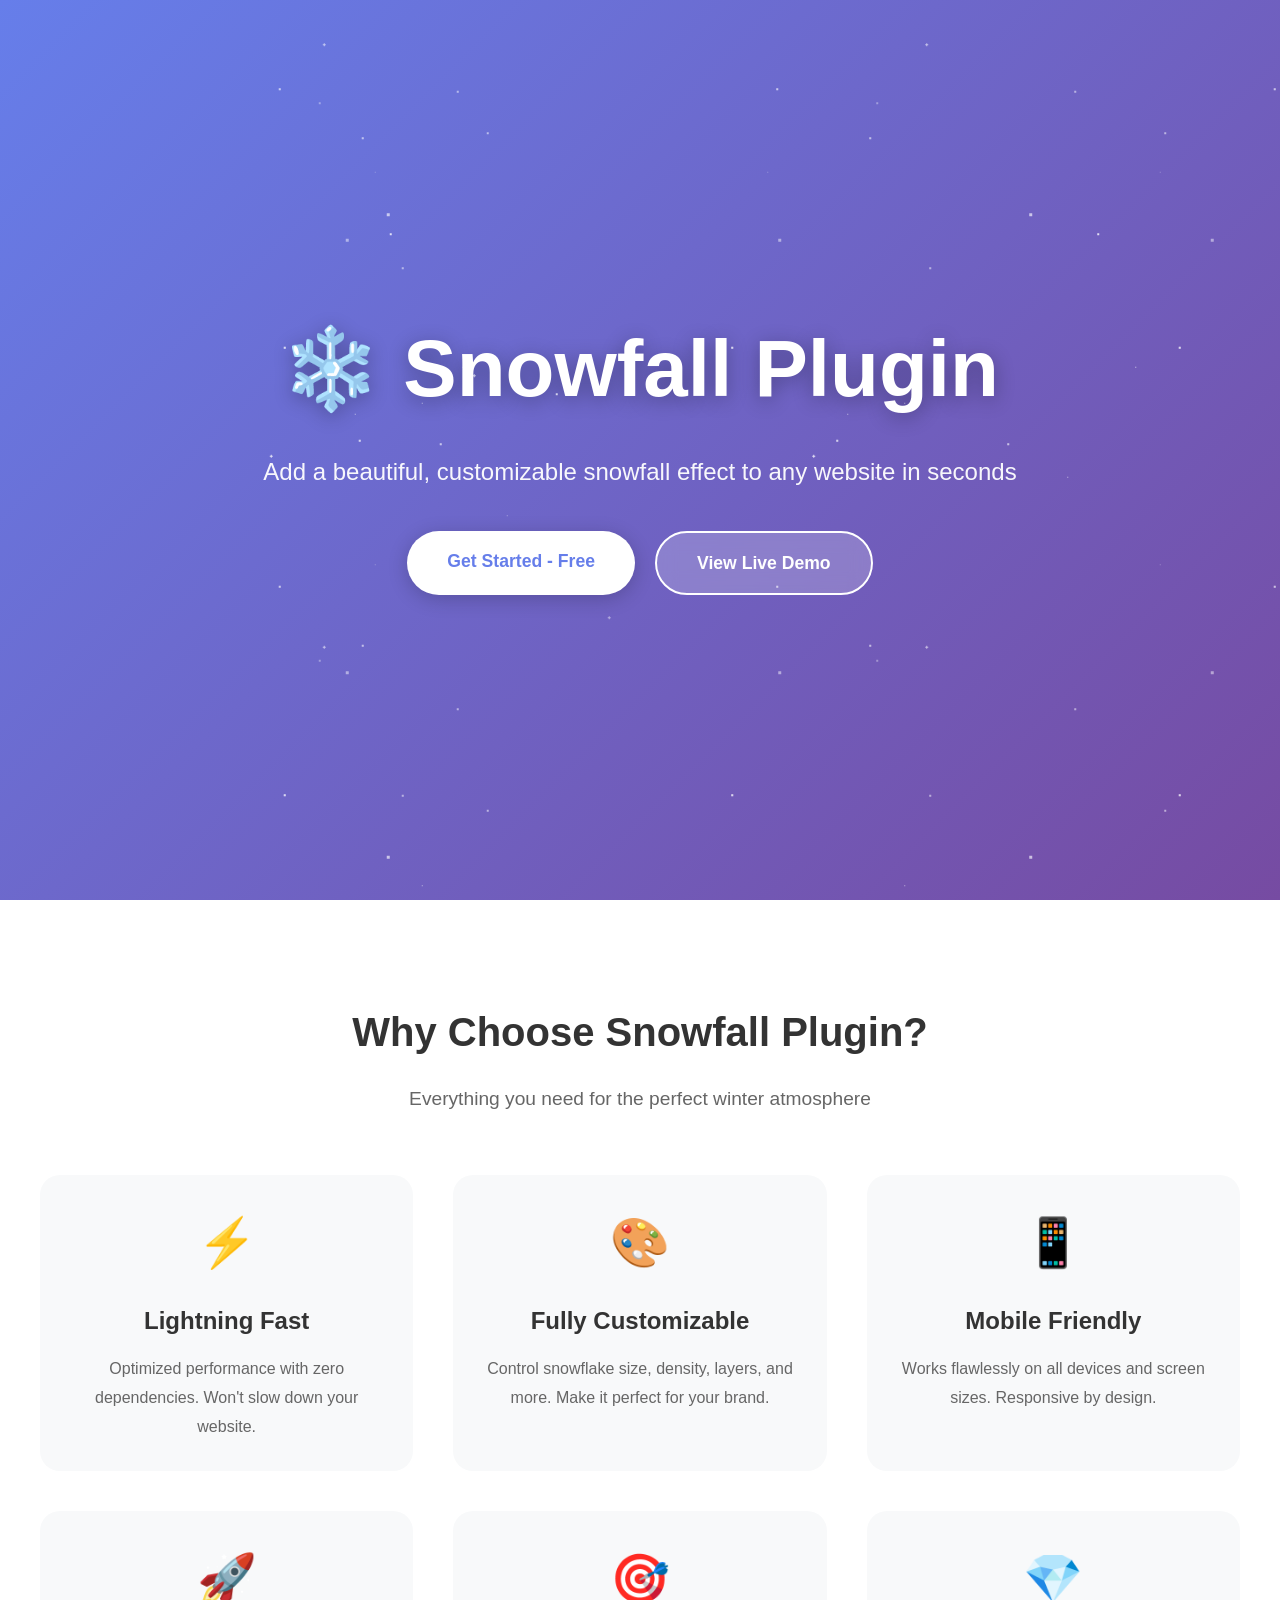
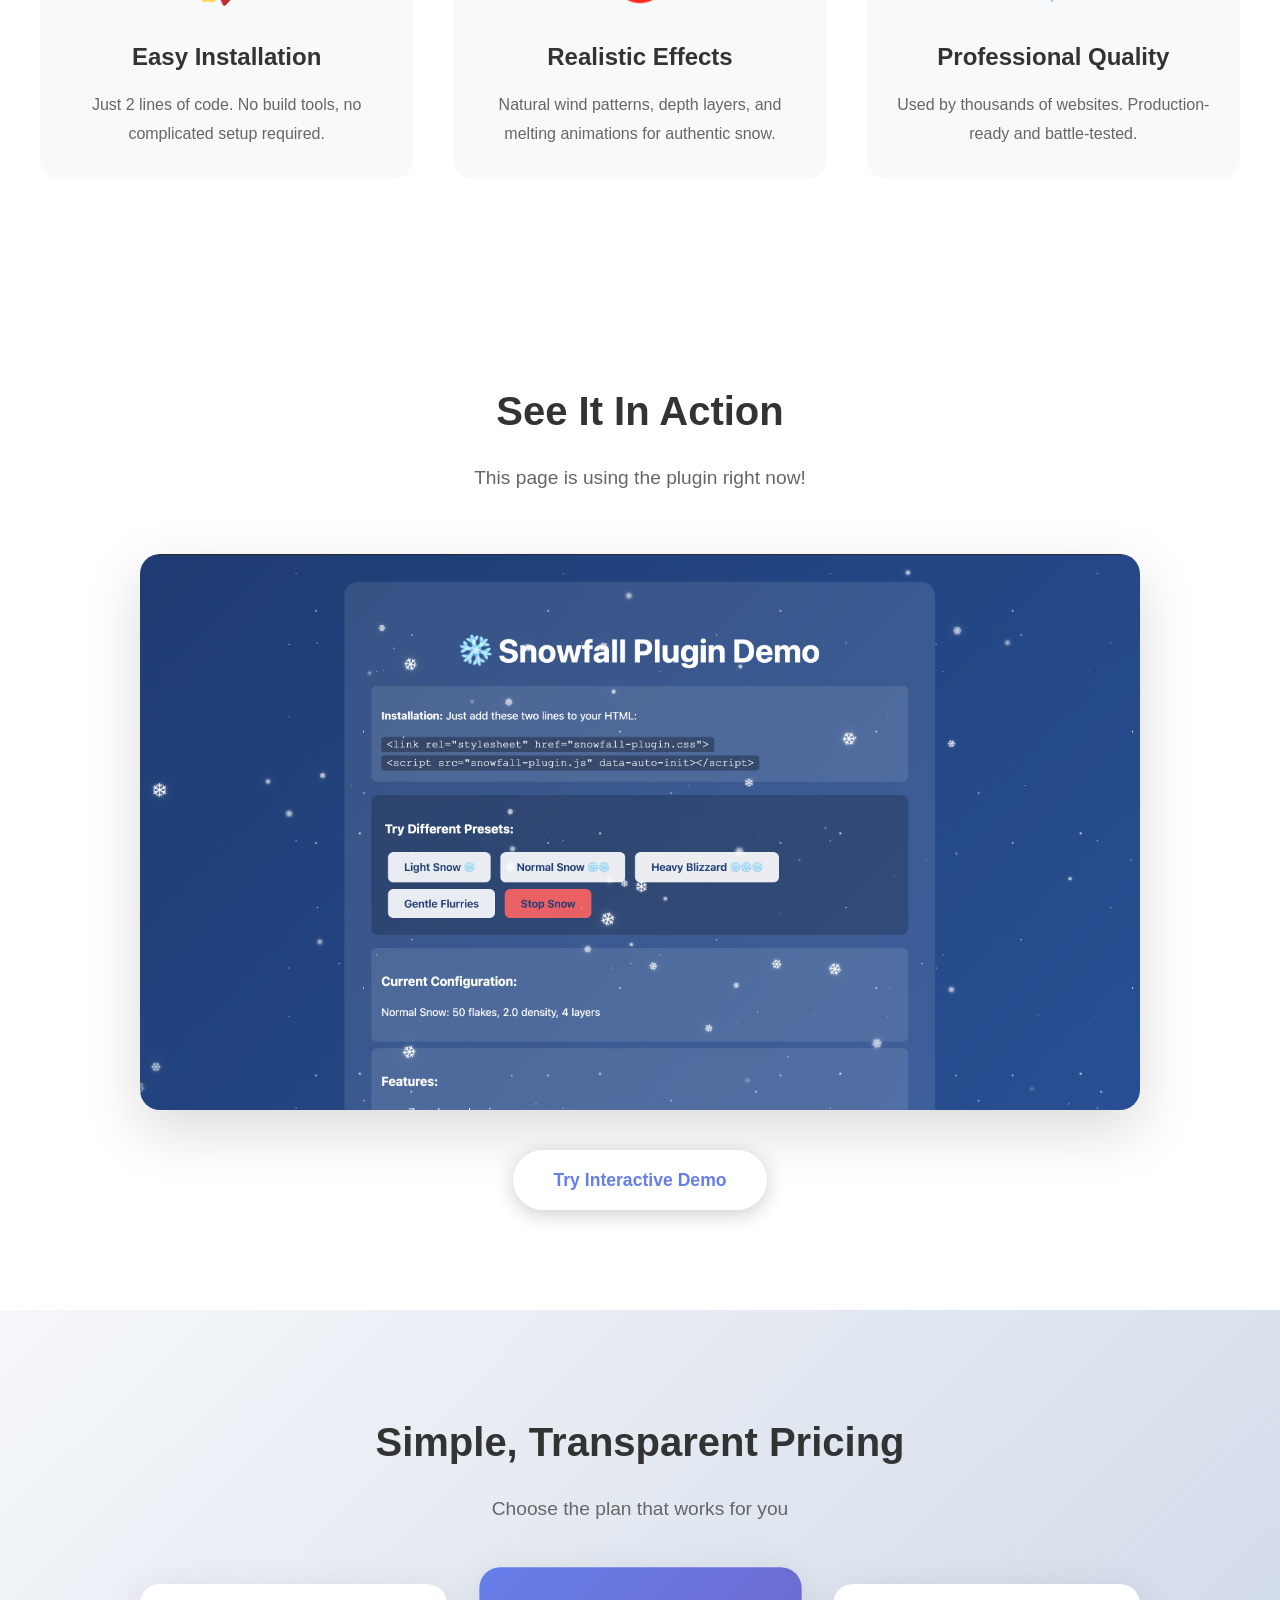
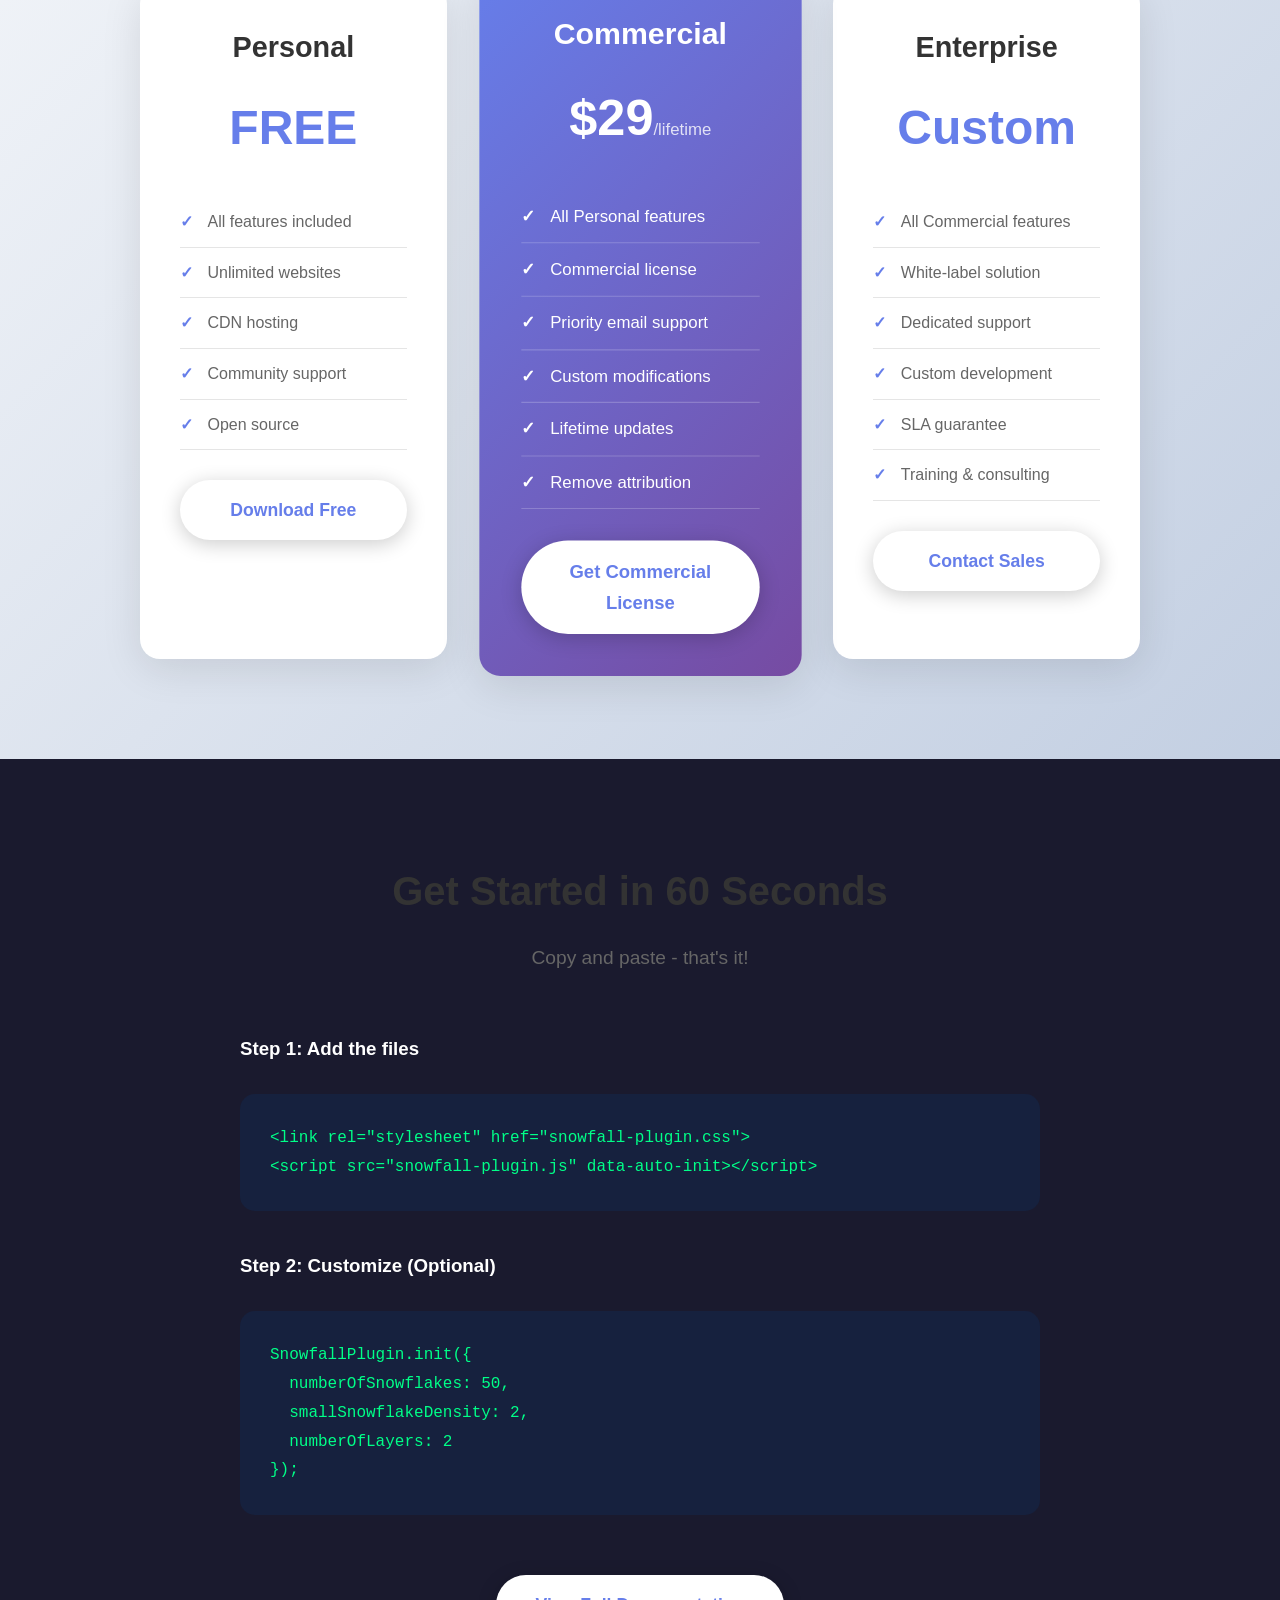
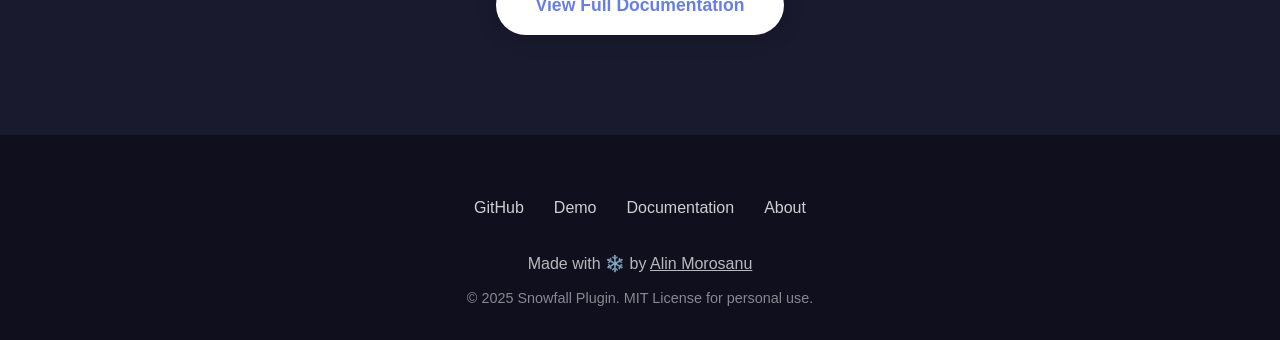
<file: landing_page/index.html>
<!DOCTYPE html>
<html lang="en">
<head>
    <meta charset="UTF-8">
    <meta name="viewport" content="width=device-width, initial-scale=1.0">
    <title>Snowfall Plugin - Beautiful Snow Effect for Any Website</title>
    
    <!-- SEO Meta Tags -->
    <meta name="description" content="Add a stunning, customizable snowfall effect to your website. Lightweight, easy to install, and perfect for the holiday season.">
    <meta name="keywords" content="snowfall plugin, snow effect, website snow, holiday website effect, christmas website, javascript snow">
    
    <!-- Open Graph -->
    <meta property="og:title" content="Snowfall Plugin - Beautiful Snow Effect">
    <meta property="og:description" content="Lightweight snowfall effect plugin for any website">
    <meta property="og:image" content="https://morosanu.co.uk/apps/snowfall/demo-preview.png">
    <meta property="og:url" content="https://morosanu.co.uk/apps/snowfall/">
    
    <!-- Snowfall Plugin -->
    <link rel="stylesheet" href="../snowfall-plugin.css">
    
    <style>
        * {
            margin: 0;
            padding: 0;
            box-sizing: border-box;
        }
        
        body {
            font-family: -apple-system, BlinkMacSystemFont, 'Segoe UI', Roboto, 'Helvetica Neue', Arial, sans-serif;
            line-height: 1.6;
            color: #333;
            overflow-x: hidden;
        }
        
        /* Hero Section */
        .hero {
            min-height: 100vh;
            background: linear-gradient(135deg, #667eea 0%, #764ba2 100%);
            color: white;
            display: flex;
            align-items: center;
            justify-content: center;
            text-align: center;
            padding: 40px 20px;
            position: relative;
        }
        
        .hero-content {
            max-width: 900px;
            z-index: 10;
            position: relative;
        }
        
        .hero h1 {
            font-size: clamp(2.5rem, 8vw, 5rem);
            font-weight: 800;
            margin-bottom: 20px;
            text-shadow: 0 4px 20px rgba(0,0,0,0.3);
        }
        
        .hero p {
            font-size: clamp(1.1rem, 3vw, 1.5rem);
            margin-bottom: 40px;
            opacity: 0.95;
        }
        
        .cta-buttons {
            display: flex;
            gap: 20px;
            justify-content: center;
            flex-wrap: wrap;
        }
        
        .btn {
            padding: 16px 40px;
            font-size: 1.1rem;
            border: none;
            border-radius: 50px;
            cursor: pointer;
            font-weight: 600;
            text-decoration: none;
            display: inline-block;
            transition: all 0.3s ease;
        }
        
        .btn-primary {
            background: white;
            color: #667eea;
            box-shadow: 0 4px 20px rgba(0,0,0,0.2);
        }
        
        .btn-primary:hover {
            transform: translateY(-3px);
            box-shadow: 0 6px 30px rgba(0,0,0,0.3);
        }
        
        .btn-secondary {
            background: rgba(255,255,255,0.2);
            color: white;
            border: 2px solid white;
            backdrop-filter: blur(10px);
        }
        
        .btn-secondary:hover {
            background: rgba(255,255,255,0.3);
            transform: translateY(-3px);
        }
        
        /* Features Section */
        .features {
            padding: 100px 20px;
            background: white;
        }
        
        .container {
            max-width: 1200px;
            margin: 0 auto;
        }
        
        .section-title {
            text-align: center;
            font-size: 2.5rem;
            margin-bottom: 20px;
            color: #333;
        }
        
        .section-subtitle {
            text-align: center;
            font-size: 1.2rem;
            color: #666;
            margin-bottom: 60px;
        }
        
        .features-grid {
            display: grid;
            grid-template-columns: repeat(auto-fit, minmax(280px, 1fr));
            gap: 40px;
            margin-top: 60px;
        }
        
        .feature-card {
            text-align: center;
            padding: 30px;
            border-radius: 20px;
            background: #f8f9fa;
            transition: transform 0.3s ease;
        }
        
        .feature-card:hover {
            transform: translateY(-10px);
        }
        
        .feature-icon {
            font-size: 3rem;
            margin-bottom: 20px;
        }
        
        .feature-card h3 {
            font-size: 1.5rem;
            margin-bottom: 15px;
            color: #333;
        }
        
        .feature-card p {
            color: #666;
            line-height: 1.8;
        }
        
        /* Pricing Section */
        .pricing {
            padding: 100px 20px;
            background: linear-gradient(135deg, #f5f7fa 0%, #c3cfe2 100%);
        }
        
        .pricing-cards {
            display: grid;
            grid-template-columns: repeat(auto-fit, minmax(300px, 1fr));
            gap: 40px;
            max-width: 1000px;
            margin: 60px auto 0;
        }
        
        .pricing-card {
            background: white;
            border-radius: 20px;
            padding: 40px;
            text-align: center;
            box-shadow: 0 10px 40px rgba(0,0,0,0.1);
            transition: transform 0.3s ease;
        }
        
        .pricing-card:hover {
            transform: translateY(-10px);
            box-shadow: 0 15px 50px rgba(0,0,0,0.15);
        }
        
        .pricing-card.featured {
            background: linear-gradient(135deg, #667eea 0%, #764ba2 100%);
            color: white;
            transform: scale(1.05);
        }
        
        .pricing-card.featured h3,
        .pricing-card.featured .price,
        .pricing-card.featured li {
            color: white;
        }
        
        .pricing-card h3 {
            font-size: 1.8rem;
            margin-bottom: 15px;
            color: #333;
        }
        
        .price {
            font-size: 3rem;
            font-weight: 800;
            margin: 20px 0;
            color: #667eea;
        }
        
        .pricing-card.featured .price {
            color: white;
        }
        
        .price-period {
            font-size: 1rem;
            font-weight: 400;
            opacity: 0.8;
        }
        
        .pricing-features {
            list-style: none;
            margin: 30px 0;
            text-align: left;
        }
        
        .pricing-features li {
            padding: 12px 0;
            border-bottom: 1px solid rgba(0,0,0,0.1);
            color: #666;
        }
        
        .pricing-card.featured .pricing-features li {
            border-bottom-color: rgba(255,255,255,0.2);
        }
        
        .pricing-features li:before {
            content: "✓ ";
            color: #667eea;
            font-weight: bold;
            margin-right: 10px;
        }
        
        .pricing-card.featured .pricing-features li:before {
            color: white;
        }
        
        /* Demo Section */
        .demo {
            padding: 100px 20px;
            background: white;
        }
        
        .demo-container {
            max-width: 1000px;
            margin: 0 auto;
        }
        
        .demo-preview {
            margin: 40px 0;
            border-radius: 20px;
            overflow: hidden;
            box-shadow: 0 20px 60px rgba(0,0,0,0.15);
        }
        
        .demo-preview img {
            width: 100%;
            display: block;
        }
        
        /* Installation Section */
        .installation {
            padding: 100px 20px;
            background: #1a1a2e;
            color: white;
        }
        
        .code-block {
            background: #16213e;
            padding: 30px;
            border-radius: 15px;
            margin: 30px 0;
            overflow-x: auto;
        }
        
        .code-block pre {
            margin: 0;
            font-family: 'Courier New', monospace;
            font-size: 1rem;
            line-height: 1.8;
            color: #00ff88;
        }
        
        /* Footer */
        footer {
            background: #0f0f1e;
            color: white;
            padding: 60px 20px 30px;
            text-align: center;
        }
        
        .footer-links {
            display: flex;
            justify-content: center;
            gap: 30px;
            margin-bottom: 30px;
            flex-wrap: wrap;
        }
        
        .footer-links a {
            color: white;
            text-decoration: none;
            opacity: 0.8;
            transition: opacity 0.3s;
        }
        
        .footer-links a:hover {
            opacity: 1;
        }
        
        /* Responsive */
        @media (max-width: 768px) {
            .hero h1 {
                font-size: 2.5rem;
            }
            
            .pricing-card.featured {
                transform: scale(1);
            }
        }
    </style>
</head>
<body>
    <!-- Hero Section -->
    <section class="hero">
        <div class="hero-content">
            <h1>❄️ Snowfall Plugin</h1>
            <p>Add a beautiful, customizable snowfall effect to any website in seconds</p>
            <div class="cta-buttons">
                <a href="#pricing" class="btn btn-primary">Get Started - Free</a>
                <a href="../demo.html" class="btn btn-secondary">View Live Demo</a>
            </div>
        </div>
    </section>

    <!-- Features Section -->
    <section class="features">
        <div class="container">
            <h2 class="section-title">Why Choose Snowfall Plugin?</h2>
            <p class="section-subtitle">Everything you need for the perfect winter atmosphere</p>
            
            <div class="features-grid">
                <div class="feature-card">
                    <div class="feature-icon">⚡</div>
                    <h3>Lightning Fast</h3>
                    <p>Optimized performance with zero dependencies. Won't slow down your website.</p>
                </div>
                
                <div class="feature-card">
                    <div class="feature-icon">🎨</div>
                    <h3>Fully Customizable</h3>
                    <p>Control snowflake size, density, layers, and more. Make it perfect for your brand.</p>
                </div>
                
                <div class="feature-card">
                    <div class="feature-icon">📱</div>
                    <h3>Mobile Friendly</h3>
                    <p>Works flawlessly on all devices and screen sizes. Responsive by design.</p>
                </div>
                
                <div class="feature-card">
                    <div class="feature-icon">🚀</div>
                    <h3>Easy Installation</h3>
                    <p>Just 2 lines of code. No build tools, no complicated setup required.</p>
                </div>
                
                <div class="feature-card">
                    <div class="feature-icon">🎯</div>
                    <h3>Realistic Effects</h3>
                    <p>Natural wind patterns, depth layers, and melting animations for authentic snow.</p>
                </div>
                
                <div class="feature-card">
                    <div class="feature-icon">💎</div>
                    <h3>Professional Quality</h3>
                    <p>Used by thousands of websites. Production-ready and battle-tested.</p>
                </div>
            </div>
        </div>
    </section>

    <!-- Demo Section -->
    <section class="demo">
        <div class="demo-container">
            <h2 class="section-title">See It In Action</h2>
            <p class="section-subtitle">This page is using the plugin right now!</p>
            
            <div class="demo-preview">
                <img src="../demo-preview.png" alt="Snowfall Plugin Demo">
            </div>
            
            <div style="text-align: center; margin-top: 40px;">
                <a href="../demo.html" class="btn btn-primary">Try Interactive Demo</a>
            </div>
        </div>
    </section>

    <!-- Pricing Section -->
    <section class="pricing" id="pricing">
        <div class="container">
            <h2 class="section-title">Simple, Transparent Pricing</h2>
            <p class="section-subtitle">Choose the plan that works for you</p>
            
            <div class="pricing-cards">
                <div class="pricing-card">
                    <h3>Personal</h3>
                    <div class="price">
                        FREE
                    </div>
                    <ul class="pricing-features">
                        <li>All features included</li>
                        <li>Unlimited websites</li>
                        <li>CDN hosting</li>
                        <li>Community support</li>
                        <li>Open source</li>
                    </ul>
                    <a href="https://github.com/alin-morosanu/snowfall-plugin" class="btn btn-primary" style="width: 100%;">Download Free</a>
                </div>
                
                <div class="pricing-card featured">
                    <h3>Commercial</h3>
                    <div class="price">
                        $29<span class="price-period">/lifetime</span>
                    </div>
                    <ul class="pricing-features">
                        <li>All Personal features</li>
                        <li>Commercial license</li>
                        <li>Priority email support</li>
                        <li>Custom modifications</li>
                        <li>Lifetime updates</li>
                        <li>Remove attribution</li>
                    </ul>
                    <a href="#contact" class="btn btn-primary" style="width: 100%;">Get Commercial License</a>
                </div>
                
                <div class="pricing-card">
                    <h3>Enterprise</h3>
                    <div class="price">
                        Custom
                    </div>
                    <ul class="pricing-features">
                        <li>All Commercial features</li>
                        <li>White-label solution</li>
                        <li>Dedicated support</li>
                        <li>Custom development</li>
                        <li>SLA guarantee</li>
                        <li>Training & consulting</li>
                    </ul>
                    <a href="#contact" class="btn btn-primary" style="width: 100%;">Contact Sales</a>
                </div>
            </div>
        </div>
    </section>

    <!-- Installation Section -->
    <section class="installation">
        <div class="container">
            <h2 class="section-title">Get Started in 60 Seconds</h2>
            <p class="section-subtitle">Copy and paste - that's it!</p>
            
            <div style="max-width: 800px; margin: 0 auto;">
                <h3 style="margin: 40px 0 20px;">Step 1: Add the files</h3>
                <div class="code-block">
                    <pre>&lt;link rel="stylesheet" href="snowfall-plugin.css"&gt;
&lt;script src="snowfall-plugin.js" data-auto-init&gt;&lt;/script&gt;</pre>
                </div>
                
                <h3 style="margin: 40px 0 20px;">Step 2: Customize (Optional)</h3>
                <div class="code-block">
                    <pre>SnowfallPlugin.init({
  numberOfSnowflakes: 50,
  smallSnowflakeDensity: 2,
  numberOfLayers: 2
});</pre>
                </div>
                
                <div style="text-align: center; margin-top: 60px;">
                    <a href="https://github.com/alin-morosanu/snowfall-plugin" class="btn btn-primary">View Full Documentation</a>
                </div>
            </div>
        </div>
    </section>

    <!-- Footer -->
    <footer id="contact">
        <div class="container">
            <div class="footer-links">
                <a href="https://github.com/alin-morosanu/snowfall-plugin">GitHub</a>
                <a href="../demo.html">Demo</a>
                <a href="https://github.com/alin-morosanu/snowfall-plugin#readme">Documentation</a>
                <a href="https://github.com/alin-morosanu">About</a>
            </div>
            <p style="opacity: 0.7; margin-top: 20px;">
                Made with ❄️ by <a href="https://github.com/alin-morosanu" style="color: white;">Alin Morosanu</a>
            </p>
            <p style="opacity: 0.5; margin-top: 10px; font-size: 0.9rem;">
                © 2025 Snowfall Plugin. MIT License for personal use.
            </p>
        </div>
    </footer>
    
    <!-- Snowfall Plugin Script -->
    <script src="../snowfall-plugin.js"></script>
    <script>
        // Initialize with beautiful settings for the landing page
        SnowfallPlugin.init({
            numberOfSnowflakes: 80,
            smallSnowflakeDensity: 2.5,
            numberOfLayers: 4
        });
    </script>
</body>
</html>
</file>
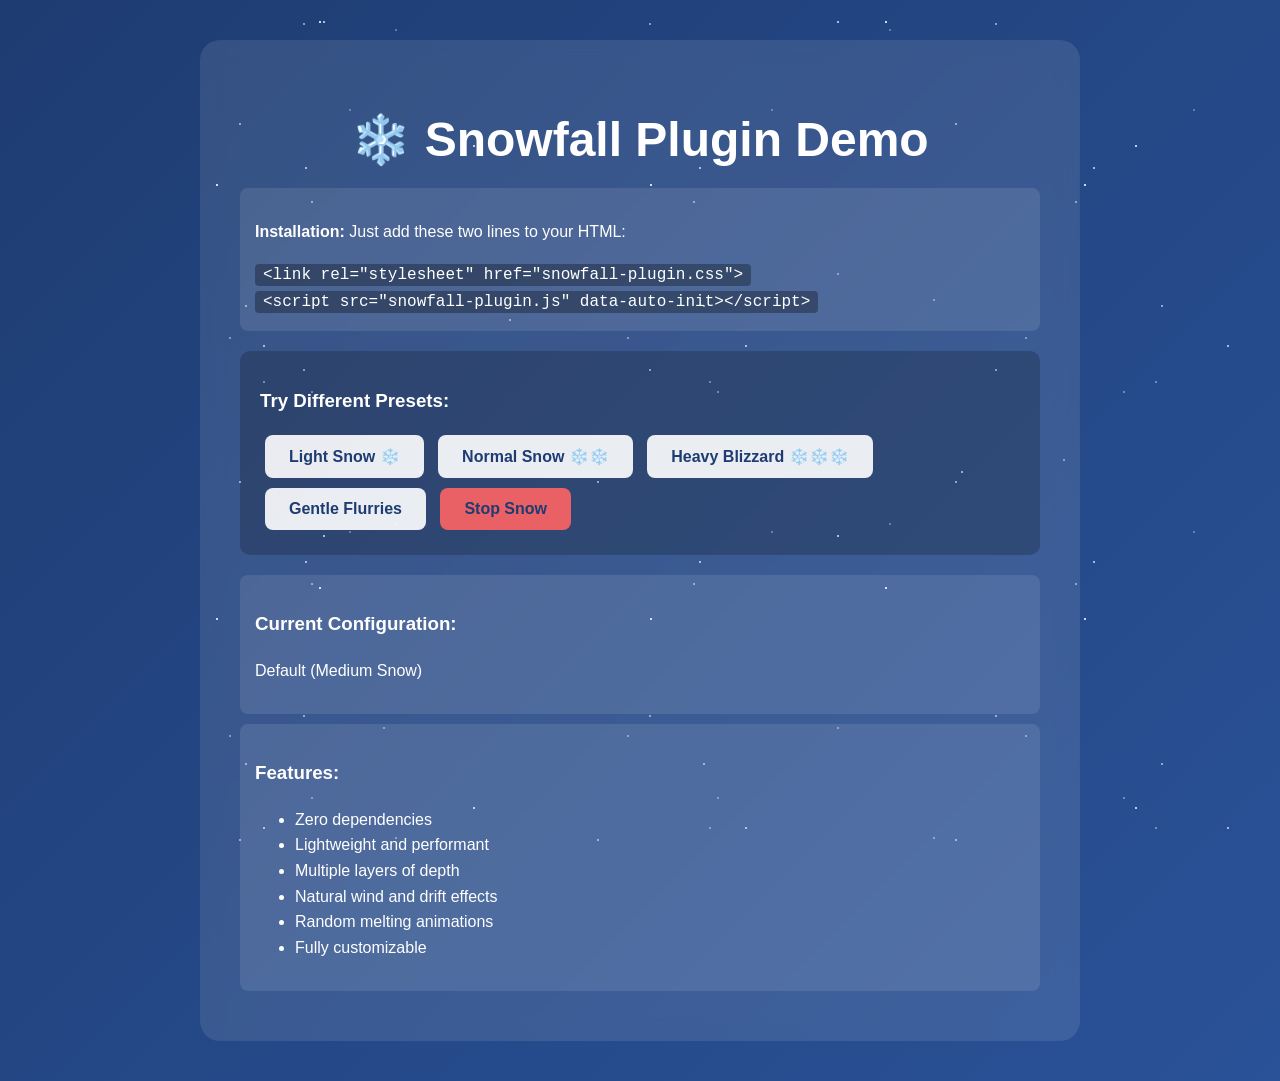
<file: demo.html>
<!DOCTYPE html>
<html lang="en">
<head>
    <meta charset="UTF-8">
    <meta name="viewport" content="width=device-width, initial-scale=1.0">
    <title>Snowfall Plugin Demo</title>
    
    <!-- Snowfall Plugin -->
    <link rel="stylesheet" href="snowfall-plugin.css">
    
    <style>
        body {
            margin: 0;
            padding: 40px;
            font-family: -apple-system, BlinkMacSystemFont, 'Segoe UI', Roboto, sans-serif;
            background: linear-gradient(135deg, #1e3c72 0%, #2a5298 100%);
            color: white;
            min-height: 100vh;
        }
        
        .container {
            max-width: 800px;
            margin: 0 auto;
            background: rgba(255, 255, 255, 0.1);
            padding: 40px;
            border-radius: 20px;
            backdrop-filter: blur(10px);
        }
        
        h1 {
            font-size: 3em;
            margin-bottom: 20px;
            text-align: center;
        }
        
        .controls {
            background: rgba(0, 0, 0, 0.2);
            padding: 20px;
            border-radius: 10px;
            margin: 20px 0;
        }
        
        button {
            background: rgba(255, 255, 255, 0.9);
            color: #1e3c72;
            border: none;
            padding: 12px 24px;
            border-radius: 8px;
            font-size: 16px;
            cursor: pointer;
            margin: 5px;
            font-weight: 600;
            transition: all 0.3s;
        }
        
        button:hover {
            background: white;
            transform: translateY(-2px);
            box-shadow: 0 4px 12px rgba(0, 0, 0, 0.2);
        }
        
        .info {
            background: rgba(255, 255, 255, 0.1);
            padding: 15px;
            border-radius: 8px;
            margin: 10px 0;
            line-height: 1.6;
        }
        
        code {
            background: rgba(0, 0, 0, 0.3);
            padding: 2px 8px;
            border-radius: 4px;
            font-family: 'Courier New', monospace;
        }
    </style>
</head>
<body>
    <div class="container">
        <h1>❄️ Snowfall Plugin Demo</h1>
        
        <div class="info">
            <p><strong>Installation:</strong> Just add these two lines to your HTML:</p>
            <code>&lt;link rel="stylesheet" href="snowfall-plugin.css"&gt;</code><br>
            <code>&lt;script src="snowfall-plugin.js" data-auto-init&gt;&lt;/script&gt;</code>
        </div>
        
        <div class="controls">
            <h3>Try Different Presets:</h3>
            
            <button onclick="lightSnow()">Light Snow ❄️</button>
            <button onclick="normalSnow()">Normal Snow ❄️❄️</button>
            <button onclick="heavySnow()">Heavy Blizzard ❄️❄️❄️</button>
            <button onclick="gentleFlurries()">Gentle Flurries</button>
            <button onclick="stopSnow()" style="background: rgba(255, 100, 100, 0.9);">Stop Snow</button>
        </div>
        
        <div class="info">
            <h3>Current Configuration:</h3>
            <p id="config">Click a preset to see the configuration</p>
        </div>
        
        <div class="info">
            <h3>Features:</h3>
            <ul>
                <li>Zero dependencies</li>
                <li>Lightweight and performant</li>
                <li>Multiple layers of depth</li>
                <li>Natural wind and drift effects</li>
                <li>Random melting animations</li>
                <li>Fully customizable</li>
            </ul>
        </div>
    </div>
    
    <!-- Snowfall Plugin Script -->
    <script src="snowfall-plugin.js"></script>
    
    <script>
        // Initialize with default settings
        SnowfallPlugin.init();
        updateConfig('Default (Medium Snow)');
        
        function lightSnow() {
            SnowfallPlugin.destroy();
            SnowfallPlugin.init({
                    numberOfSnowflakes: 10,
                    smallSnowflakeDensity: 2,
                    snowflakeMinSize: 0.5,
                    snowflakeMaxSize: 2.0,
                    smallBitsMinSize: 0.5,
                    smallBitsMaxSize: 1.5,
                    numberOfLayers: 2
            });
            updateConfig('Light Snow: 10 flakes, 2.0 density, 2 layers');
        }
        
        function normalSnow() {
            SnowfallPlugin.destroy();
            SnowfallPlugin.init({
                numberOfSnowflakes: 50,
                smallSnowflakeDensity: 2,
                snowflakeMinSize: 0.5,
                snowflakeMaxSize: 2.0,
                smallBitsMinSize: 0.5,
                smallBitsMaxSize: 1.5,
                numberOfLayers: 4
            });
            updateConfig('Normal Snow: 50 flakes, 2.0 density, 4 layers');
        }
        
        function heavySnow() {
            SnowfallPlugin.destroy();
            SnowfallPlugin.init({
                numberOfSnowflakes: 80,
                smallSnowflakeDensity: .7,
                snowflakeMinSize: 0.5,
                snowflakeMaxSize: 2.0,
                smallBitsMinSize: 0.5,
                smallBitsMaxSize: 1.5,
                numberOfLayers: 4
            });
            updateConfig('Heavy Blizzard: 80 flakes, 2.0 density, 4 layers');
        }
        
        function gentleFlurries() {
            SnowfallPlugin.destroy();
            SnowfallPlugin.init({
                numberOfSnowflakes: 20,
                smallSnowflakeDensity: 2,
                snowflakeMinSize: 0.3,
                snowflakeMaxSize: 0.7,
                numberOfLayers: 1
            });
            updateConfig('Gentle Flurries: 20 flakes, 2.0 density, 1 layer');
        }
        
        function stopSnow() {
            SnowfallPlugin.destroy();
            updateConfig('Snow stopped');
        }
        
        function updateConfig(text) {
            document.getElementById('config').textContent = text;
        }
    </script>
</body>
</html>
</file>
<file: snowfall-plugin.css>
/* ================================
   SNOWFALL EFFECT
   ================================ */

/* 
   CONTROL SNOWFLAKES (Edit snow.js):
   
   numberOfSnowflakes: How many big snowflakes (❄)
   smallSnowflakeDensity: Background dot density (0.5 = half, 2.0 = double)
   snowflakeMinSize & snowflakeMaxSize: Size range for big snowflakes (em)
   smallBitsMinSize & smallBitsMaxSize: Size range for small dots (px)
   
   Note: Small dot sizes (0.5px-1.5px) are defined in the radial-gradient
   patterns below. Update if you change the range in snow.js.
*/

:root {
    --snow-density-multiplier: 1; /* Set dynamically by snow.js */
}

.snowfall {
    position: fixed;
    top: 0;
    left: 0;
    width: 100%;
    height: 100%;
    pointer-events: none;
    z-index: 9999;
    overflow: hidden;
}

.snowfall::before,
.snowfall::after {
    content: '';
    position: absolute;
    top: -100%;
    left: 0;
    width: 100%;
    height: 200%;
    background-image: 
        radial-gradient(circle, white 1px, transparent 1px),
        radial-gradient(circle, white 0.8px, transparent 0.8px),
        radial-gradient(circle, white 0.5px, transparent 0.5px),
        radial-gradient(circle, rgba(255,255,255,0.9) 1.2px, transparent 1.2px),
        radial-gradient(circle, rgba(255,255,255,0.7) 0.7px, transparent 0.7px),
        radial-gradient(circle, rgba(255,255,255,0.8) 1.5px, transparent 1.5px),
        radial-gradient(circle, rgba(255,255,255,0.6) 1px, transparent 1px),
        radial-gradient(circle, rgba(255,255,255,0.5) 0.6px, transparent 0.6px);
    background-size: 
        calc(217px * var(--snow-density-multiplier)) calc(217px * var(--snow-density-multiplier)),
        calc(283px * var(--snow-density-multiplier)) calc(283px * var(--snow-density-multiplier)),
        calc(167px * var(--snow-density-multiplier)) calc(167px * var(--snow-density-multiplier)),
        calc(331px * var(--snow-density-multiplier)) calc(331px * var(--snow-density-multiplier)),
        calc(193px * var(--snow-density-multiplier)) calc(193px * var(--snow-density-multiplier)),
        calc(257px * var(--snow-density-multiplier)) calc(257px * var(--snow-density-multiplier)),
        calc(397px * var(--snow-density-multiplier)) calc(397px * var(--snow-density-multiplier)),
        calc(139px * var(--snow-density-multiplier)) calc(139px * var(--snow-density-multiplier));
    background-position: 
        0 0,
        37px 73px,
        89px 127px,
        143px 53px,
        181px 97px,
        67px 151px,
        113px 29px,
        197px 163px;
    animation: snowfall 15s linear infinite, snowfallPatternMelt 15s linear infinite;
    opacity: 0.8;
}

.snowfall::after {
    animation-name: snowfallChaotic, snowfallPatternMeltChaotic;
    animation-duration: 22s, 22s;
    animation-delay: -11s, -11s;
    opacity: 0.6;
    background-size: 
        calc(241px * var(--snow-density-multiplier)) calc(241px * var(--snow-density-multiplier)),
        calc(197px * var(--snow-density-multiplier)) calc(197px * var(--snow-density-multiplier)),
        calc(307px * var(--snow-density-multiplier)) calc(307px * var(--snow-density-multiplier)),
        calc(271px * var(--snow-density-multiplier)) calc(271px * var(--snow-density-multiplier)),
        calc(349px * var(--snow-density-multiplier)) calc(349px * var(--snow-density-multiplier)),
        calc(173px * var(--snow-density-multiplier)) calc(173px * var(--snow-density-multiplier)),
        calc(223px * var(--snow-density-multiplier)) calc(223px * var(--snow-density-multiplier)),
        calc(157px * var(--snow-density-multiplier)) calc(157px * var(--snow-density-multiplier));
    background-position: 
        23px 41px,
        109px 83px,
        61px 137px,
        149px 17px,
        71px 107px,
        131px 59px,
        41px 167px,
        179px 91px;
}

/* Additional snow layers for variety */
.snow-layer {
    position: absolute;
    top: -100%;
    left: 0;
    width: 100%;
    height: 200%;
    pointer-events: none;
}

.snow-layer:nth-child(odd)::before,
.snow-layer:nth-child(odd)::after {
    content: '';
    position: absolute;
    top: -100%;
    left: 0;
    width: 100%;
    height: 200%;
    background-image: 
        radial-gradient(circle, white 0.9px, transparent 0.9px),
        radial-gradient(circle, rgba(255,255,255,0.85) 0.6px, transparent 0.6px),
        radial-gradient(circle, white 1.3px, transparent 1.3px),
        radial-gradient(circle, rgba(255,255,255,0.75) 0.8px, transparent 0.8px);
    background-size: 
        calc(229px * var(--snow-density-multiplier)) calc(229px * var(--snow-density-multiplier)),
        calc(311px * var(--snow-density-multiplier)) calc(311px * var(--snow-density-multiplier)),
        calc(179px * var(--snow-density-multiplier)) calc(179px * var(--snow-density-multiplier)),
        calc(269px * var(--snow-density-multiplier)) calc(269px * var(--snow-density-multiplier));
    background-position: 
        17px 29px,
        103px 71px,
        61px 139px,
        127px 41px;
    animation: snowfall 18s linear infinite, snowfallPatternMelt 18s linear infinite;
    opacity: 0.5;
}

.snow-layer:nth-child(odd)::after {
    animation-duration: 24s, 24s;
    animation-delay: -12s, -12s;
    opacity: 0.4;
    background-size: 
        calc(199px * var(--snow-density-multiplier)) calc(199px * var(--snow-density-multiplier)),
        calc(263px * var(--snow-density-multiplier)) calc(263px * var(--snow-density-multiplier)),
        calc(337px * var(--snow-density-multiplier)) calc(337px * var(--snow-density-multiplier)),
        calc(211px * var(--snow-density-multiplier)) calc(211px * var(--snow-density-multiplier));
    background-position: 
        31px 53px,
        97px 19px,
        53px 127px,
        139px 67px;
}

.snow-layer:nth-child(even)::before,
.snow-layer:nth-child(even)::after {
    content: '';
    position: absolute;
    top: -100%;
    left: 0;
    width: 100%;
    height: 200%;
    background-image: 
        radial-gradient(circle, rgba(255,255,255,0.9) 0.7px, transparent 0.7px),
        radial-gradient(circle, white 1.1px, transparent 1.1px),
        radial-gradient(circle, rgba(255,255,255,0.7) 0.55px, transparent 0.55px),
        radial-gradient(circle, rgba(255,255,255,0.85) 0.95px, transparent 0.95px);
    background-size: 
        calc(251px * var(--snow-density-multiplier)) calc(251px * var(--snow-density-multiplier)),
        calc(191px * var(--snow-density-multiplier)) calc(191px * var(--snow-density-multiplier)),
        calc(359px * var(--snow-density-multiplier)) calc(359px * var(--snow-density-multiplier)),
        calc(227px * var(--snow-density-multiplier)) calc(227px * var(--snow-density-multiplier));
    background-position: 
        43px 79px,
        121px 37px,
        73px 151px,
        157px 23px;
    animation: snowfall 20s linear infinite, snowfallPatternMelt 20s linear infinite;
    opacity: 0.45;
}

.snow-layer:nth-child(even)::after {
    animation-duration: 26s, 26s;
    animation-delay: -13s, -13s;
    opacity: 0.35;
    background-size: 
        calc(277px * var(--snow-density-multiplier)) calc(277px * var(--snow-density-multiplier)),
        calc(203px * var(--snow-density-multiplier)) calc(203px * var(--snow-density-multiplier)),
        calc(319px * var(--snow-density-multiplier)) calc(319px * var(--snow-density-multiplier)),
        calc(247px * var(--snow-density-multiplier)) calc(247px * var(--snow-density-multiplier));
    background-position: 
        29px 61px,
        109px 47px,
        67px 131px,
        149px 13px;
}

@keyframes snowfall {
    0% {
        transform: translateY(0%) translateX(0);
    }
    10% {
        transform: translateY(10%) translateX(8px);
    }
    20% {
        transform: translateY(20%) translateX(18px);
    }
    30% {
        transform: translateY(30%) translateX(25px);
    }
    40% {
        transform: translateY(40%) translateX(35px);
    }
    50% {
        transform: translateY(50%) translateX(48px);
    }
    60% {
        transform: translateY(60%) translateX(62px);
    }
    70% {
        transform: translateY(70%) translateX(78px);
    }
    80% {
        transform: translateY(80%) translateX(95px);
    }
    90% {
        transform: translateY(90%) translateX(110px);
    }
    100% {
        transform: translateY(100%) translateX(120px);
    }
}

@keyframes snowfallChaotic {
    0% {
        transform: translateY(0%) translateX(0);
    }
    8% {
        transform: translateY(8%) translateX(-5px);
    }
    18% {
        transform: translateY(18%) translateX(-15px);
    }
    28% {
        transform: translateY(28%) translateX(-22px);
    }
    38% {
        transform: translateY(38%) translateX(-32px);
    }
    50% {
        transform: translateY(50%) translateX(-55px);
    }
    62% {
        transform: translateY(62%) translateX(-72px);
    }
    72% {
        transform: translateY(72%) translateX(-88px);
    }
    82% {
        transform: translateY(82%) translateX(-105px);
    }
    92% {
        transform: translateY(92%) translateX(-125px);
    }
    100% {
        transform: translateY(100%) translateX(-140px);
    }
}

/* Melting animation for background snow pattern */
@keyframes snowfallPatternMelt {
    0% {
        filter: blur(0px);
        opacity: 0;
    }
    10% {
        filter: blur(0px);
        opacity: 0.4;
    }
    20% {
        filter: blur(0px);
        opacity: 0.8;
    }
    70% {
        filter: blur(0px);
        opacity: 0.8;
    }
    85% {
        filter: blur(1.5px);
        opacity: 0.5;
    }
    100% {
        filter: blur(2px);
        opacity: 0;
    }
}

@keyframes snowfallPatternMeltChaotic {
    0% {
        filter: blur(0px);
        opacity: 0;
    }
    8% {
        filter: blur(0px);
        opacity: 0.3;
    }
    18% {
        filter: blur(0px);
        opacity: 0.6;
    }
    65% {
        filter: blur(0px);
        opacity: 0.6;
    }
    80% {
        filter: blur(1.5px);
        opacity: 0.4;
    }
    100% {
        filter: blur(2.5px);
        opacity: 0;
    }
}

/* Individual snowflake styling */
.snowflake {
    position: absolute;
    top: -10%;
    color: white;
    font-size: 1em;
    user-select: none;
    pointer-events: none;
    animation: snowflakeFall linear infinite;
    text-shadow: 0 0 5px rgba(255, 255, 255, 0.5);
    filter: drop-shadow(0 0 10px rgba(255, 255, 255, 0.3));
}

/* Melting snowflakes */
.snowflake.melting {
    animation-name: snowflakeMelt;
}

@keyframes snowflakeFall {
    0% {
        transform: translateY(-10vh) translateX(0) rotate(0deg);
        opacity: 0;
    }
    10% {
        opacity: 1;
    }
    30% {
        transform: translateY(30vh) translateX(var(--drift2, 0)) rotate(108deg);
    }
    60% {
        transform: translateY(60vh) translateX(calc(var(--drift, 0) * 0.6 + var(--drift3, 0))) rotate(216deg);
    }
    90% {
        opacity: 1;
    }
    100% {
        transform: translateY(110vh) translateX(var(--drift, 0)) rotate(360deg);
        opacity: 0;
    }
}

@keyframes snowflakeMelt {
    0% {
        transform: translateY(-10vh) translateX(0) rotate(0deg) scale(1);
        opacity: 0;
        filter: blur(0px);
    }
    10% {
        opacity: 1;
        filter: blur(0px);
    }
    35% {
        transform: translateY(35vh) translateX(var(--drift3, 0)) rotate(126deg) scale(1);
    }
    70% {
        transform: translateY(70vh) translateX(calc(var(--drift, 0) * 0.7 + var(--drift2, 0))) rotate(252deg) scale(1);
        opacity: 1;
        filter: blur(0px);
    }
    85% {
        transform: translateY(85vh) translateX(calc(var(--drift, 0) * 0.85)) rotate(306deg) scale(0.5);
        opacity: 0.3;
        filter: blur(2px);
    }
    100% {
        transform: translateY(90vh) translateX(var(--drift, 0)) rotate(360deg) scale(0.1);
        opacity: 0;
        filter: blur(4px);
    }
}
</file>
